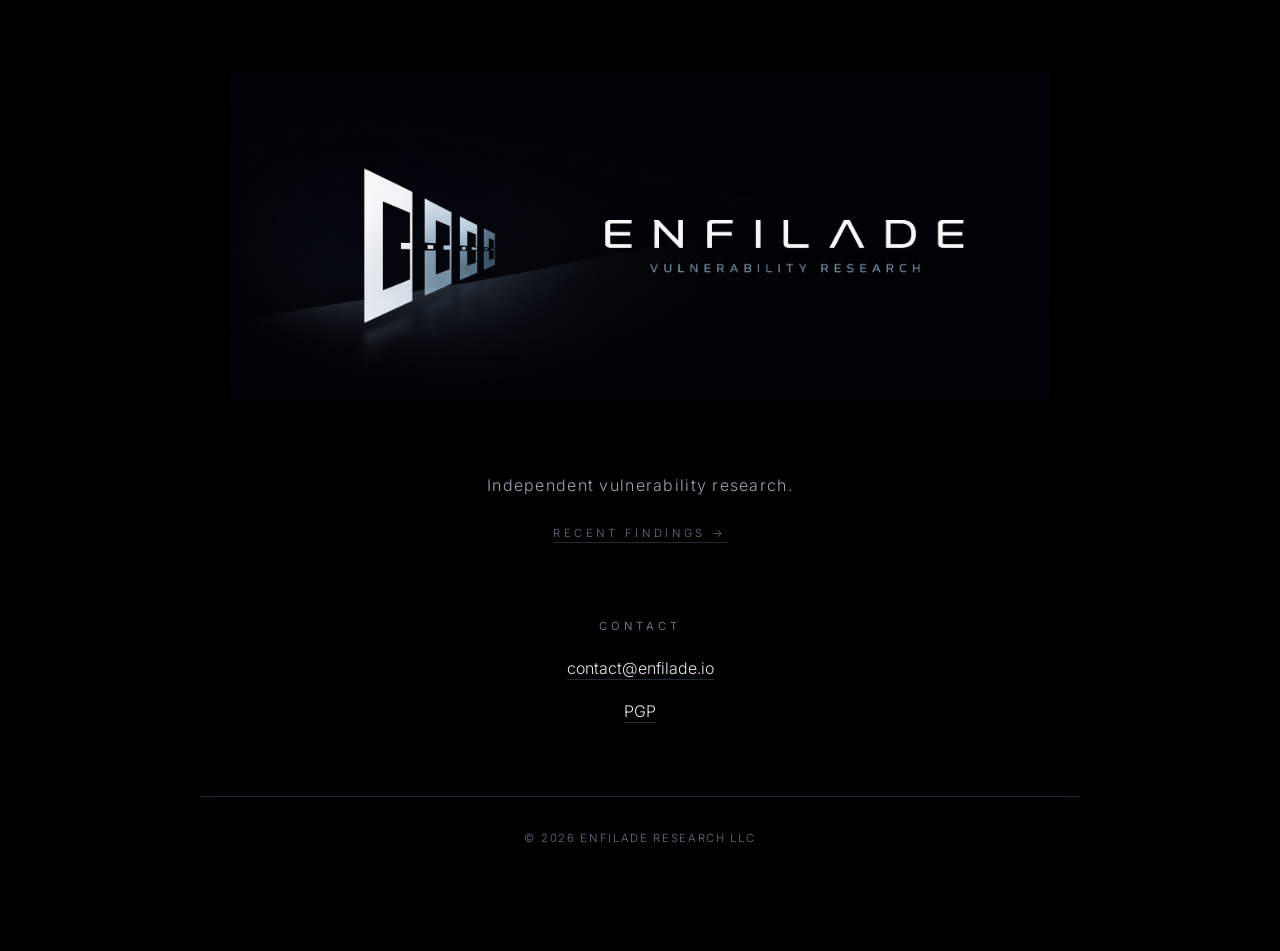
<file: index.html>
<!DOCTYPE html>
<html lang="en">
<head>
  <meta charset="UTF-8" />
  <meta name="viewport" content="width=device-width, initial-scale=1" />
  <title>Enfilade — Vulnerability Research</title>
  <meta name="description" content="Independent vulnerability research." />
  <meta name="theme-color" content="#000000" />

  <meta property="og:title" content="Enfilade" />
  <meta property="og:description" content="Independent vulnerability research." />
  <meta property="og:type" content="website" />
  <meta property="og:url" content="https://enfilade.io" />
  <meta property="og:image" content="https://enfilade.io/assets/header-logo.png" />
  <meta name="twitter:card" content="summary_large_image" />

  <link rel="icon" type="image/png" href="/assets/logo-mark.png" />
  <link rel="preconnect" href="https://fonts.googleapis.com" />
  <link rel="preconnect" href="https://fonts.gstatic.com" crossorigin />
  <link href="https://fonts.googleapis.com/css2?family=Inter:wght@200;300;400;500&family=JetBrains+Mono:wght@400&display=swap" rel="stylesheet" />
  <link rel="stylesheet" href="/style.css" />
</head>
<body>
  <main>
    <header class="hero">
      <img src="/assets/header-logo.png" alt="Enfilade — Vulnerability Research" class="header-logo" />
    </header>

    <section class="intro">
      <p>Independent vulnerability research.</p>
      <p class="intro-link"><a href="/research/">Recent findings →</a></p>
    </section>

    <section class="contact">
      <h2>Contact</h2>
      <p><a href="mailto:contact@enfilade.io">contact@enfilade.io</a></p>
      <p><a href="/assets/enfilade-pgp.asc">PGP</a></p>
    </section>

    <footer>
      <p>&copy; <span id="year"></span> Enfilade Research LLC</p>
    </footer>
  </main>

  <script>
    document.getElementById('year').textContent = new Date().getFullYear();
  </script>
</body>
</html>
</file>
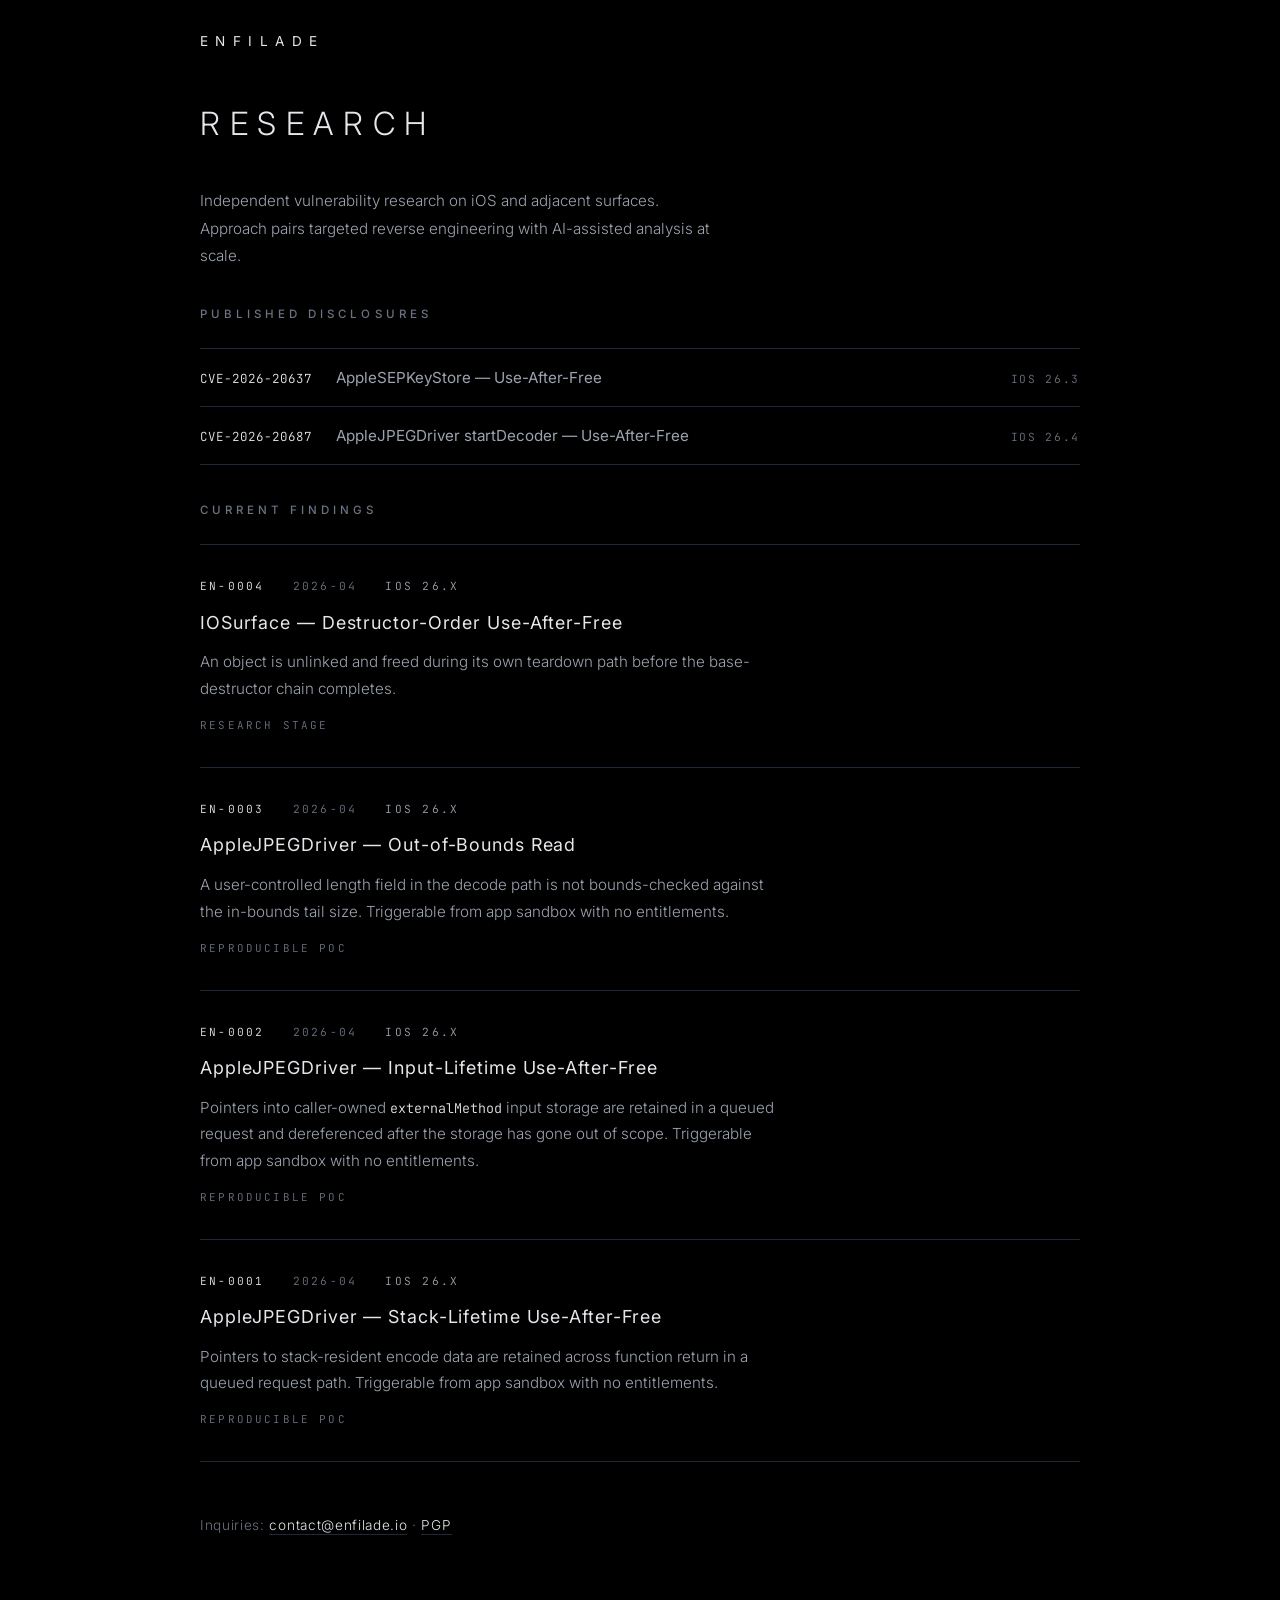
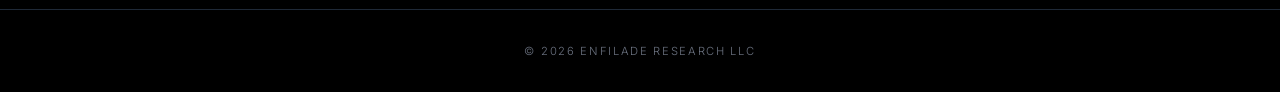
<file: research/index.html>
<!DOCTYPE html>
<html lang="en">
<head>
  <meta charset="UTF-8" />
  <meta name="viewport" content="width=device-width, initial-scale=1" />
  <title>Research — Enfilade</title>
  <meta name="description" content="Recent findings. Enfilade — independent vulnerability research." />
  <meta name="theme-color" content="#000000" />

  <meta property="og:title" content="Enfilade — Research" />
  <meta property="og:description" content="Recent findings." />
  <meta property="og:type" content="website" />
  <meta property="og:url" content="https://enfilade.io/research/" />
  <meta property="og:image" content="https://enfilade.io/assets/header-logo.png" />
  <meta name="twitter:card" content="summary_large_image" />

  <link rel="icon" type="image/png" href="/assets/logo-mark.png" />
  <link rel="preconnect" href="https://fonts.googleapis.com" />
  <link rel="preconnect" href="https://fonts.gstatic.com" crossorigin />
  <link href="https://fonts.googleapis.com/css2?family=Inter:wght@200;300;400;500&family=JetBrains+Mono:wght@400&display=swap" rel="stylesheet" />
  <link rel="stylesheet" href="/style.css" />
</head>
<body class="subpage">
  <header class="site-header">
    <a href="/" class="site-mark">ENFILADE</a>
  </header>

  <main class="page">
    <h1 class="page-heading">Research</h1>

    <section class="page-intro">
      <p>Independent vulnerability research on iOS and adjacent surfaces. Approach pairs targeted reverse engineering with AI-assisted analysis at scale.</p>
    </section>

    <section class="disclosures">
      <h2 class="section-heading">Published Disclosures</h2>
      <ul class="cve-list">
        <li>
          <a href="https://github.com/enfilade-labs/CVE-2026-20637-AppleSEPKeyStore-UAF" target="_blank" rel="noopener">
            <span class="cve-id">CVE-2026-20637</span>
            <span class="cve-title">AppleSEPKeyStore — Use-After-Free</span>
            <span class="cve-meta">iOS 26.3</span>
          </a>
        </li>
        <li>
          <a href="https://github.com/enfilade-labs/CVE-2026-20687-AppleJPEGDriver-UAF" target="_blank" rel="noopener">
            <span class="cve-id">CVE-2026-20687</span>
            <span class="cve-title">AppleJPEGDriver startDecoder — Use-After-Free</span>
            <span class="cve-meta">iOS 26.4</span>
          </a>
        </li>
      </ul>
    </section>

    <section class="research-list">
      <h2 class="section-heading">Current Findings</h2>
      <article class="brief">
        <header class="brief-head">
          <span class="brief-id">EN-0004</span>
          <span class="brief-date">2026-04</span>
          <span class="brief-target">iOS 26.x</span>
        </header>
        <h2 class="brief-title">IOSurface — Destructor-Order Use-After-Free</h2>
        <p class="brief-body">An object is unlinked and freed during its own teardown path before the base-destructor chain completes.</p>
        <p class="brief-meta">Research stage</p>
      </article>

      <article class="brief">
        <header class="brief-head">
          <span class="brief-id">EN-0003</span>
          <span class="brief-date">2026-04</span>
          <span class="brief-target">iOS 26.x</span>
        </header>
        <h2 class="brief-title">AppleJPEGDriver — Out-of-Bounds Read</h2>
        <p class="brief-body">A user-controlled length field in the decode path is not bounds-checked against the in-bounds tail size. Triggerable from app sandbox with no entitlements.</p>
        <p class="brief-meta">Reproducible PoC</p>
      </article>

      <article class="brief">
        <header class="brief-head">
          <span class="brief-id">EN-0002</span>
          <span class="brief-date">2026-04</span>
          <span class="brief-target">iOS 26.x</span>
        </header>
        <h2 class="brief-title">AppleJPEGDriver — Input-Lifetime Use-After-Free</h2>
        <p class="brief-body">Pointers into caller-owned <code>externalMethod</code> input storage are retained in a queued request and dereferenced after the storage has gone out of scope. Triggerable from app sandbox with no entitlements.</p>
        <p class="brief-meta">Reproducible PoC</p>
      </article>

      <article class="brief">
        <header class="brief-head">
          <span class="brief-id">EN-0001</span>
          <span class="brief-date">2026-04</span>
          <span class="brief-target">iOS 26.x</span>
        </header>
        <h2 class="brief-title">AppleJPEGDriver — Stack-Lifetime Use-After-Free</h2>
        <p class="brief-body">Pointers to stack-resident encode data are retained across function return in a queued request path. Triggerable from app sandbox with no entitlements.</p>
        <p class="brief-meta">Reproducible PoC</p>
      </article>
    </section>

    <section class="inline-contact">
      <p>Inquiries: <a href="mailto:contact@enfilade.io">contact@enfilade.io</a> · <a href="/assets/enfilade-pgp.asc">PGP</a></p>
    </section>
  </main>

  <footer>
    <p>&copy; <span id="year"></span> Enfilade Research LLC</p>
  </footer>

  <script>
    document.getElementById('year').textContent = new Date().getFullYear();
  </script>
</body>
</html>
</file>
<file: style.css>
*,
*::before,
*::after {
  box-sizing: border-box;
  margin: 0;
  padding: 0;
}

:root {
  --bg: #000000;
  --fg: #e5e7eb;
  --fg-dim: #9ca3af;
  --fg-muted: #6b7280;
  --rule: #1f2937;
  --accent: #ffffff;
  --mono: "JetBrains Mono", ui-monospace, SFMono-Regular, Menlo, monospace;
  --sans: "Inter", -apple-system, BlinkMacSystemFont, "Segoe UI", sans-serif;
}

html,
body {
  background: var(--bg);
  color: var(--fg);
  font-family: var(--sans);
  font-weight: 300;
  line-height: 1.65;
  min-height: 100vh;
  -webkit-font-smoothing: antialiased;
  -moz-osx-font-smoothing: grayscale;
}

body {
  display: flex;
  flex-direction: column;
}

main {
  width: 100%;
  max-width: 960px;
  margin: 0 auto;
  padding: clamp(3rem, 8vh, 6rem) clamp(1.25rem, 4vw, 2.5rem);
  flex: 1;
  display: flex;
  flex-direction: column;
  justify-content: center;
  gap: clamp(3rem, 8vh, 6rem);
}

.hero {
  display: flex;
  justify-content: center;
}

.header-logo {
  width: 100%;
  max-width: 820px;
  height: auto;
  display: block;
  user-select: none;
  -webkit-user-drag: none;
}

.intro {
  text-align: center;
}

.intro p {
  font-size: clamp(1rem, 1.2vw, 1.125rem);
  font-weight: 300;
  letter-spacing: 0.08em;
  color: var(--fg-dim);
}

.contact {
  text-align: center;
  display: flex;
  flex-direction: column;
  align-items: center;
  gap: 1rem;
}

.contact h2 {
  font-size: 0.7rem;
  font-weight: 400;
  letter-spacing: 0.35em;
  text-transform: uppercase;
  color: var(--fg-muted);
  margin-bottom: 0.25rem;
}

.contact a {
  color: var(--fg);
  text-decoration: none;
  border-bottom: 1px solid var(--rule);
  transition: border-color 160ms ease, color 160ms ease;
  padding-bottom: 1px;
}

.contact a:hover,
.contact a:focus-visible {
  color: var(--accent);
  border-bottom-color: var(--accent);
  outline: none;
}

footer {
  margin-top: auto;
  padding: 2rem 1rem;
  text-align: center;
  border-top: 1px solid var(--rule);
  color: var(--fg-muted);
  font-size: 0.7rem;
  letter-spacing: 0.15em;
  text-transform: uppercase;
}

.intro-link {
  margin-top: 1.25rem;
}

.intro-link a {
  font-size: 0.7rem;
  letter-spacing: 0.3em;
  text-transform: uppercase;
  color: var(--fg-muted);
  text-decoration: none;
  border-bottom: 1px solid var(--rule);
  padding-bottom: 2px;
  transition: color 160ms ease, border-color 160ms ease;
}

.intro-link a:hover,
.intro-link a:focus-visible {
  color: var(--fg);
  border-bottom-color: var(--fg);
  outline: none;
}

.site-header {
  width: 100%;
  max-width: 960px;
  margin: 0 auto;
  padding: clamp(1.5rem, 3vh, 2.25rem) clamp(1.25rem, 4vw, 2.5rem) 0;
}

.site-mark {
  font-family: var(--sans);
  font-size: 0.85rem;
  font-weight: 400;
  letter-spacing: 0.55em;
  color: var(--fg);
  text-decoration: none;
  transition: color 160ms ease;
  padding-right: 0.5em;
}

.site-mark:hover,
.site-mark:focus-visible {
  color: var(--fg-dim);
  outline: none;
}

body.subpage main.page {
  justify-content: flex-start;
  min-height: auto;
  gap: clamp(2rem, 4vh, 3rem);
  padding-top: clamp(2rem, 5vh, 3.5rem);
}

.page-heading {
  font-family: var(--sans);
  font-size: clamp(1.4rem, 3vw, 2rem);
  font-weight: 300;
  letter-spacing: 0.3em;
  text-transform: uppercase;
  color: var(--fg);
}

.page-intro p {
  font-size: clamp(0.95rem, 1.1vw, 1.05rem);
  font-weight: 300;
  color: var(--fg-dim);
  max-width: 58ch;
  line-height: 1.8;
}

.research-list {
  display: flex;
  flex-direction: column;
  gap: 0;
}

.section-heading {
  font-family: var(--sans);
  font-size: 0.72rem;
  font-weight: 500;
  letter-spacing: 0.35em;
  text-transform: uppercase;
  color: var(--fg-muted);
  margin-bottom: 1.5rem;
}

.disclosures {
  display: flex;
  flex-direction: column;
}

.cve-list {
  list-style: none;
  padding: 0;
  margin: 0;
  display: flex;
  flex-direction: column;
}

.cve-list li {
  border-top: 1px solid var(--rule);
}

.cve-list li:last-child {
  border-bottom: 1px solid var(--rule);
}

.cve-list a {
  display: grid;
  grid-template-columns: auto 1fr auto;
  gap: 1.5rem;
  align-items: baseline;
  padding: 1rem 0;
  text-decoration: none;
  transition: color 160ms ease;
}

.cve-list a:hover,
.cve-list a:focus-visible {
  outline: none;
}

.cve-list a:hover .cve-title,
.cve-list a:focus-visible .cve-title {
  color: var(--accent);
}

.cve-id {
  font-family: var(--mono);
  font-size: 0.78rem;
  letter-spacing: 0.08em;
  color: var(--fg);
  white-space: nowrap;
}

.cve-title {
  font-family: var(--sans);
  font-size: 0.95rem;
  font-weight: 400;
  color: var(--fg-dim);
  transition: color 160ms ease;
}

.cve-meta {
  font-family: var(--mono);
  font-size: 0.7rem;
  letter-spacing: 0.15em;
  color: var(--fg-muted);
  text-transform: uppercase;
  white-space: nowrap;
}

@media (max-width: 640px) {
  .cve-list a {
    grid-template-columns: auto auto;
    row-gap: 0.3rem;
  }

  .cve-title {
    grid-column: 1 / -1;
    font-size: 0.9rem;
  }
}

.brief {
  border-top: 1px solid var(--rule);
  padding: 2rem 0;
}

.brief:last-child {
  border-bottom: 1px solid var(--rule);
}

.brief-head {
  display: flex;
  gap: 1.75rem;
  font-family: var(--mono);
  font-size: 0.7rem;
  letter-spacing: 0.2em;
  color: var(--fg-muted);
  text-transform: uppercase;
  margin-bottom: 0.75rem;
}

.brief-id {
  color: var(--fg);
}

.brief-target {
  color: var(--fg-dim);
}

.brief-title {
  font-family: var(--sans);
  font-size: clamp(1rem, 1.4vw, 1.15rem);
  font-weight: 400;
  letter-spacing: 0.05em;
  color: var(--fg);
  margin-bottom: 0.75rem;
}

.brief-body {
  font-size: 0.95rem;
  line-height: 1.75;
  color: var(--fg-dim);
  max-width: 65ch;
  margin-bottom: 0.9rem;
}

.brief-body .kext {
  font-family: var(--mono);
  font-size: 0.88em;
  letter-spacing: 0.01em;
  color: var(--fg);
  white-space: nowrap;
}

.brief-body code {
  font-family: var(--mono);
  font-size: 0.88em;
  color: var(--fg);
}

.brief-meta {
  font-family: var(--mono);
  font-size: 0.68rem;
  letter-spacing: 0.2em;
  color: var(--fg-muted);
  text-transform: uppercase;
}

.inline-contact {
  padding-top: 1rem;
}

.inline-contact p {
  color: var(--fg-muted);
  font-size: 0.85rem;
  letter-spacing: 0.05em;
}

.inline-contact a {
  color: var(--fg);
  text-decoration: none;
  border-bottom: 1px solid var(--rule);
  transition: border-color 160ms ease, color 160ms ease;
  padding-bottom: 1px;
}

.inline-contact a:hover,
.inline-contact a:focus-visible {
  color: var(--accent);
  border-bottom-color: var(--accent);
  outline: none;
}

::selection {
  background: var(--fg);
  color: var(--bg);
}

@media (max-width: 640px) {
  main {
    gap: 2.75rem;
    justify-content: flex-start;
    padding-top: 3rem;
  }

  .intro p {
    font-size: 0.95rem;
  }
}
</file>
